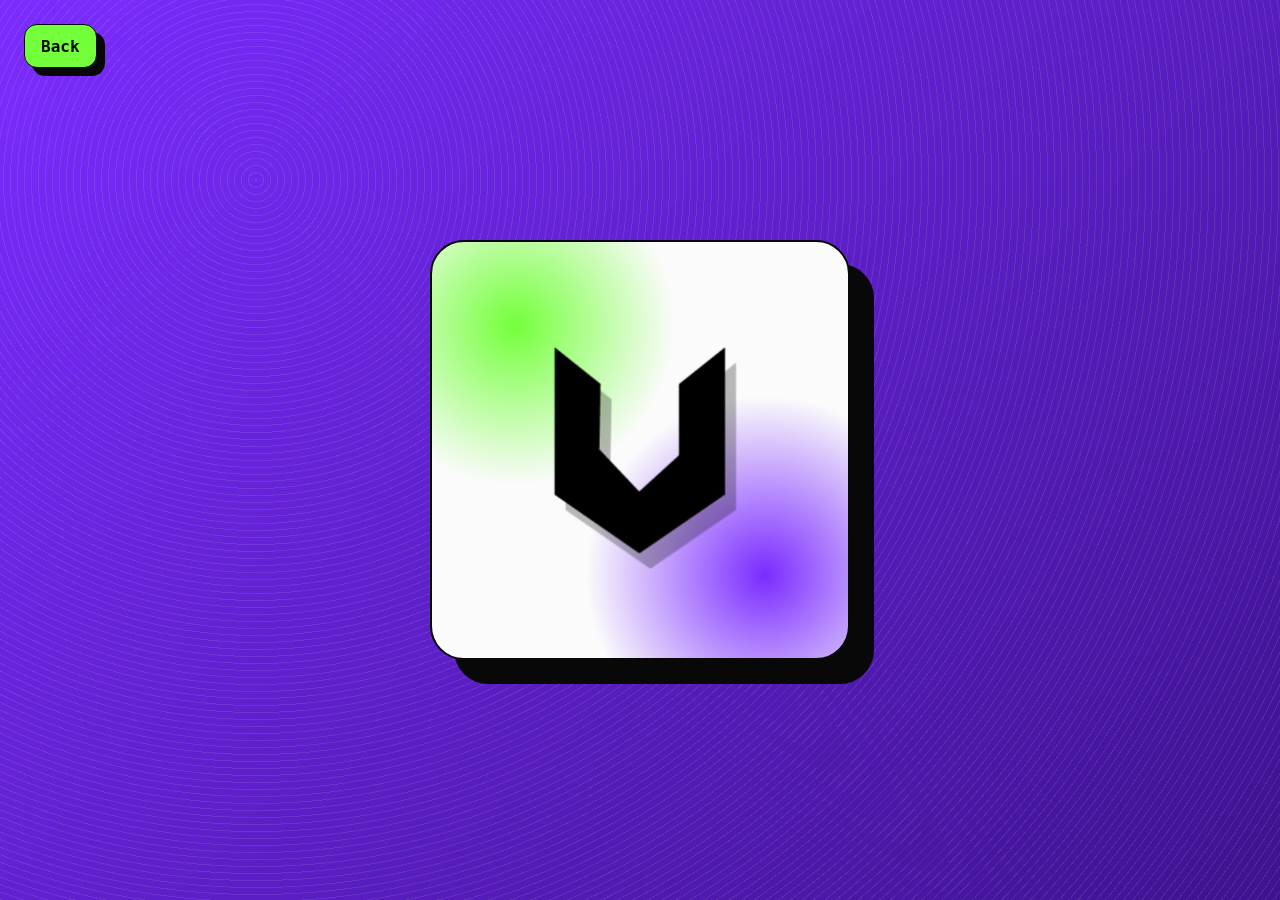
<file: logo.html>
<!DOCTYPE html>
<html lang="en">
<head>
    <meta charset="UTF-8">
    <meta name="viewport" content="width=device-width, initial-scale=1.0">
    <title>Vaishnav Logo</title>
    <link rel="stylesheet" href="logo.css">
</head>
<body>
    <div class="grain-cursor" aria-hidden="true"></div>
    <a class="back-link" href="MAIN.HTML">Back</a>

    <main class="logo-stage">
        <div class="logo-orbit" aria-label="Interactive Vaishnav logo">
            <img src="VAISHNAVLOGO.png" alt="Vaishnav logo">
        </div>
    </main>

    <script src="logo.js"></script>
</body>
</html>
</file>
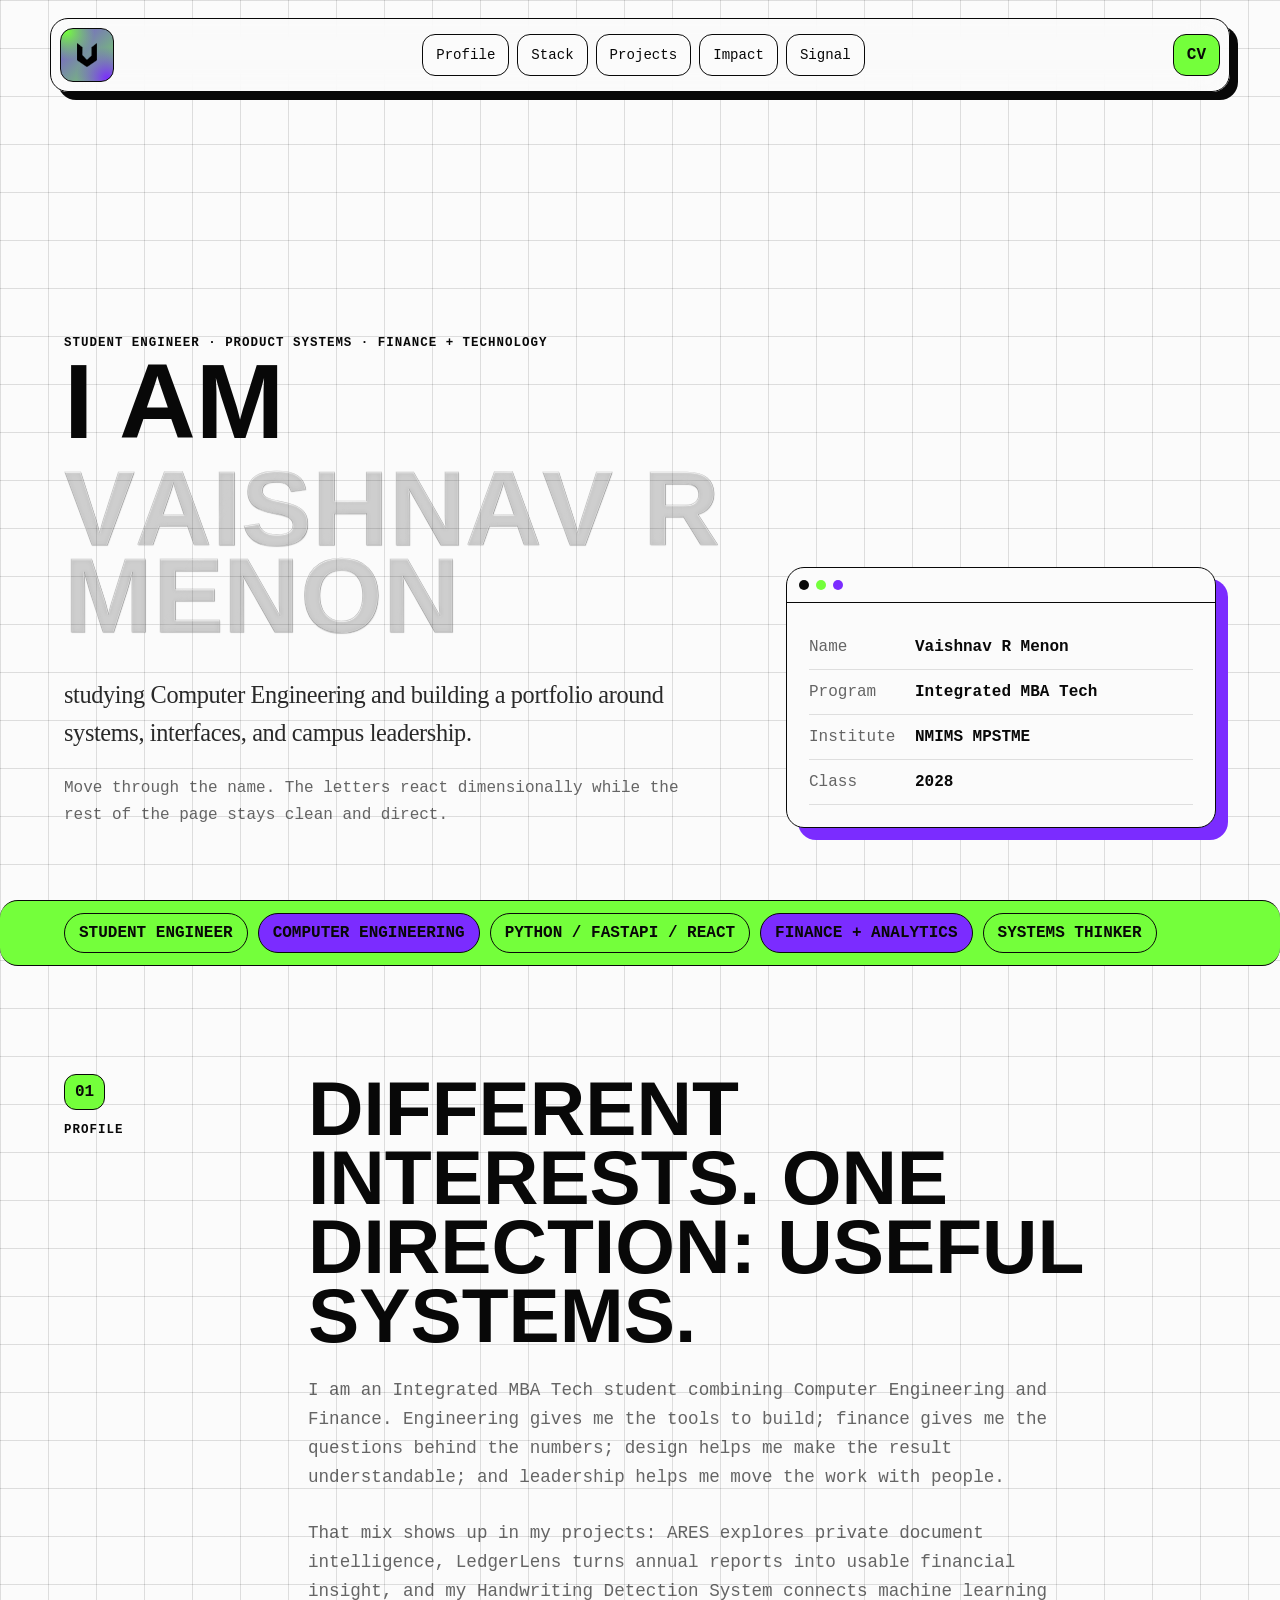
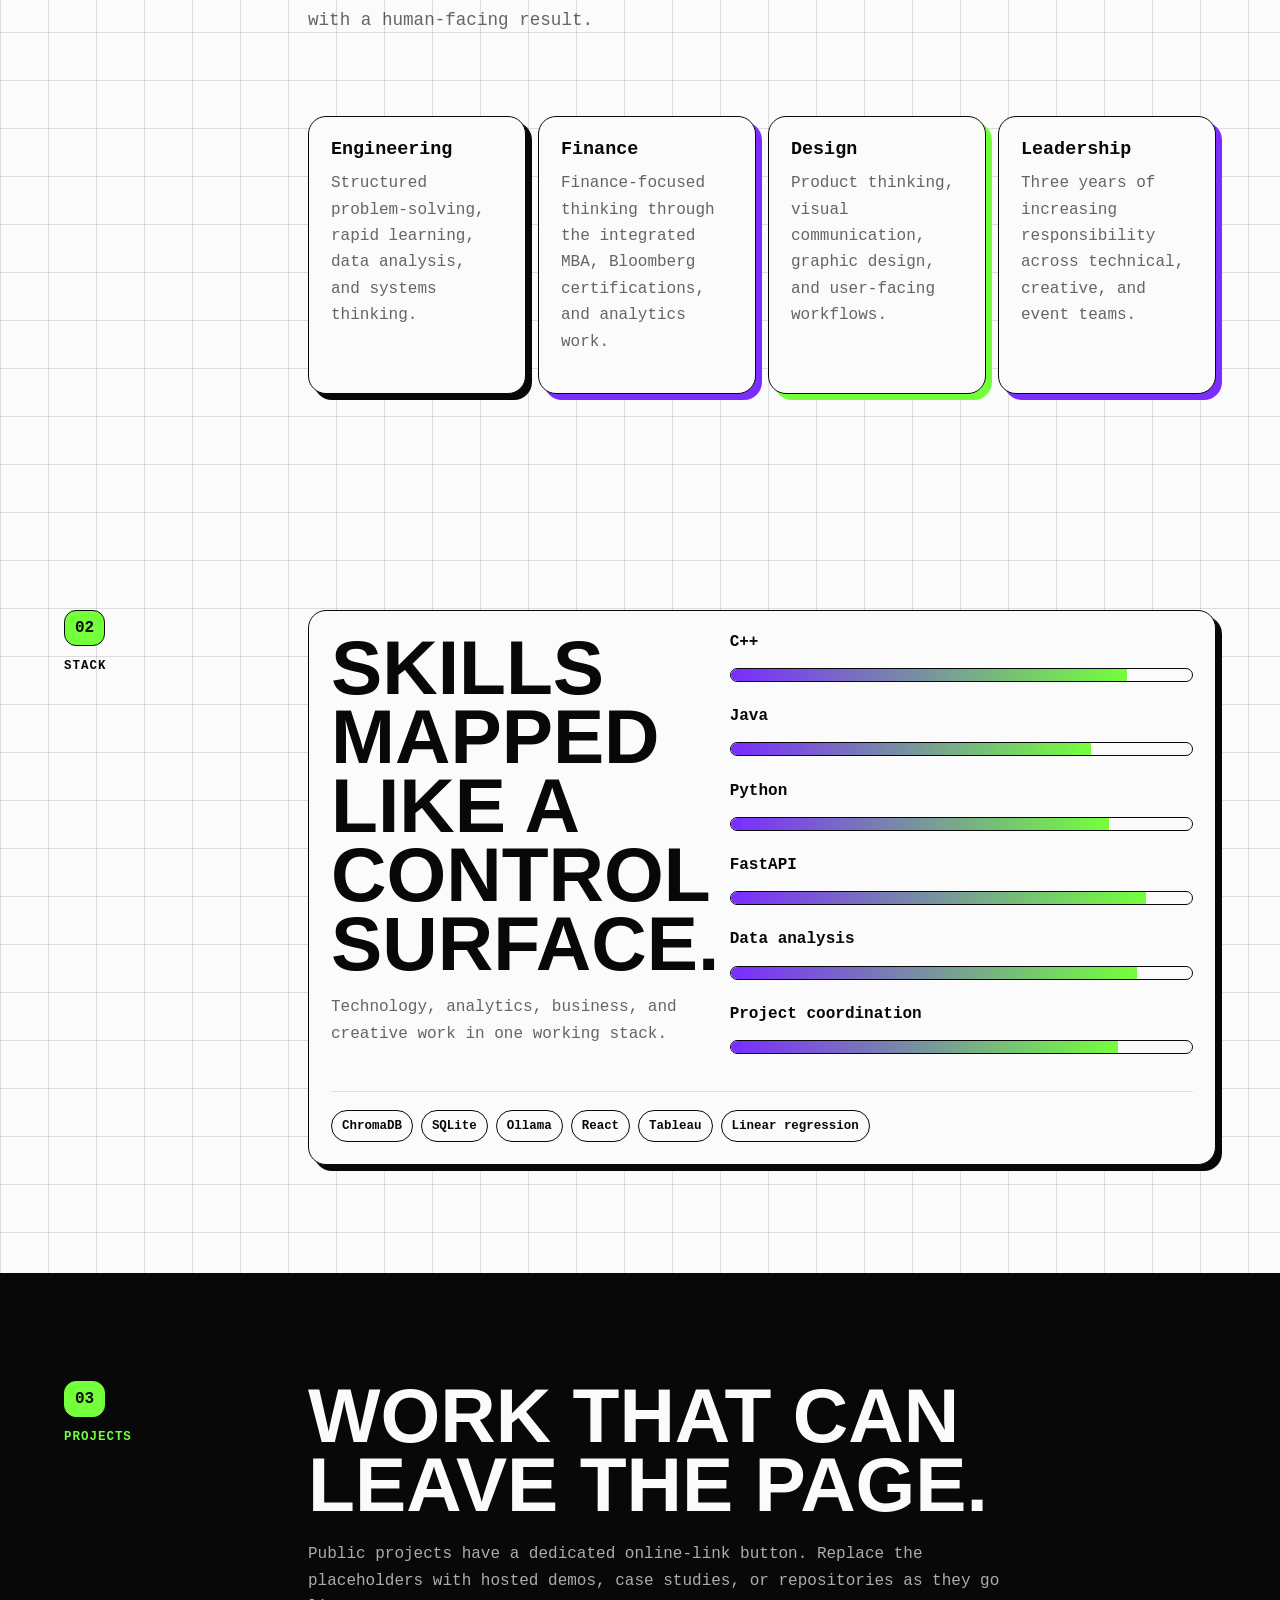
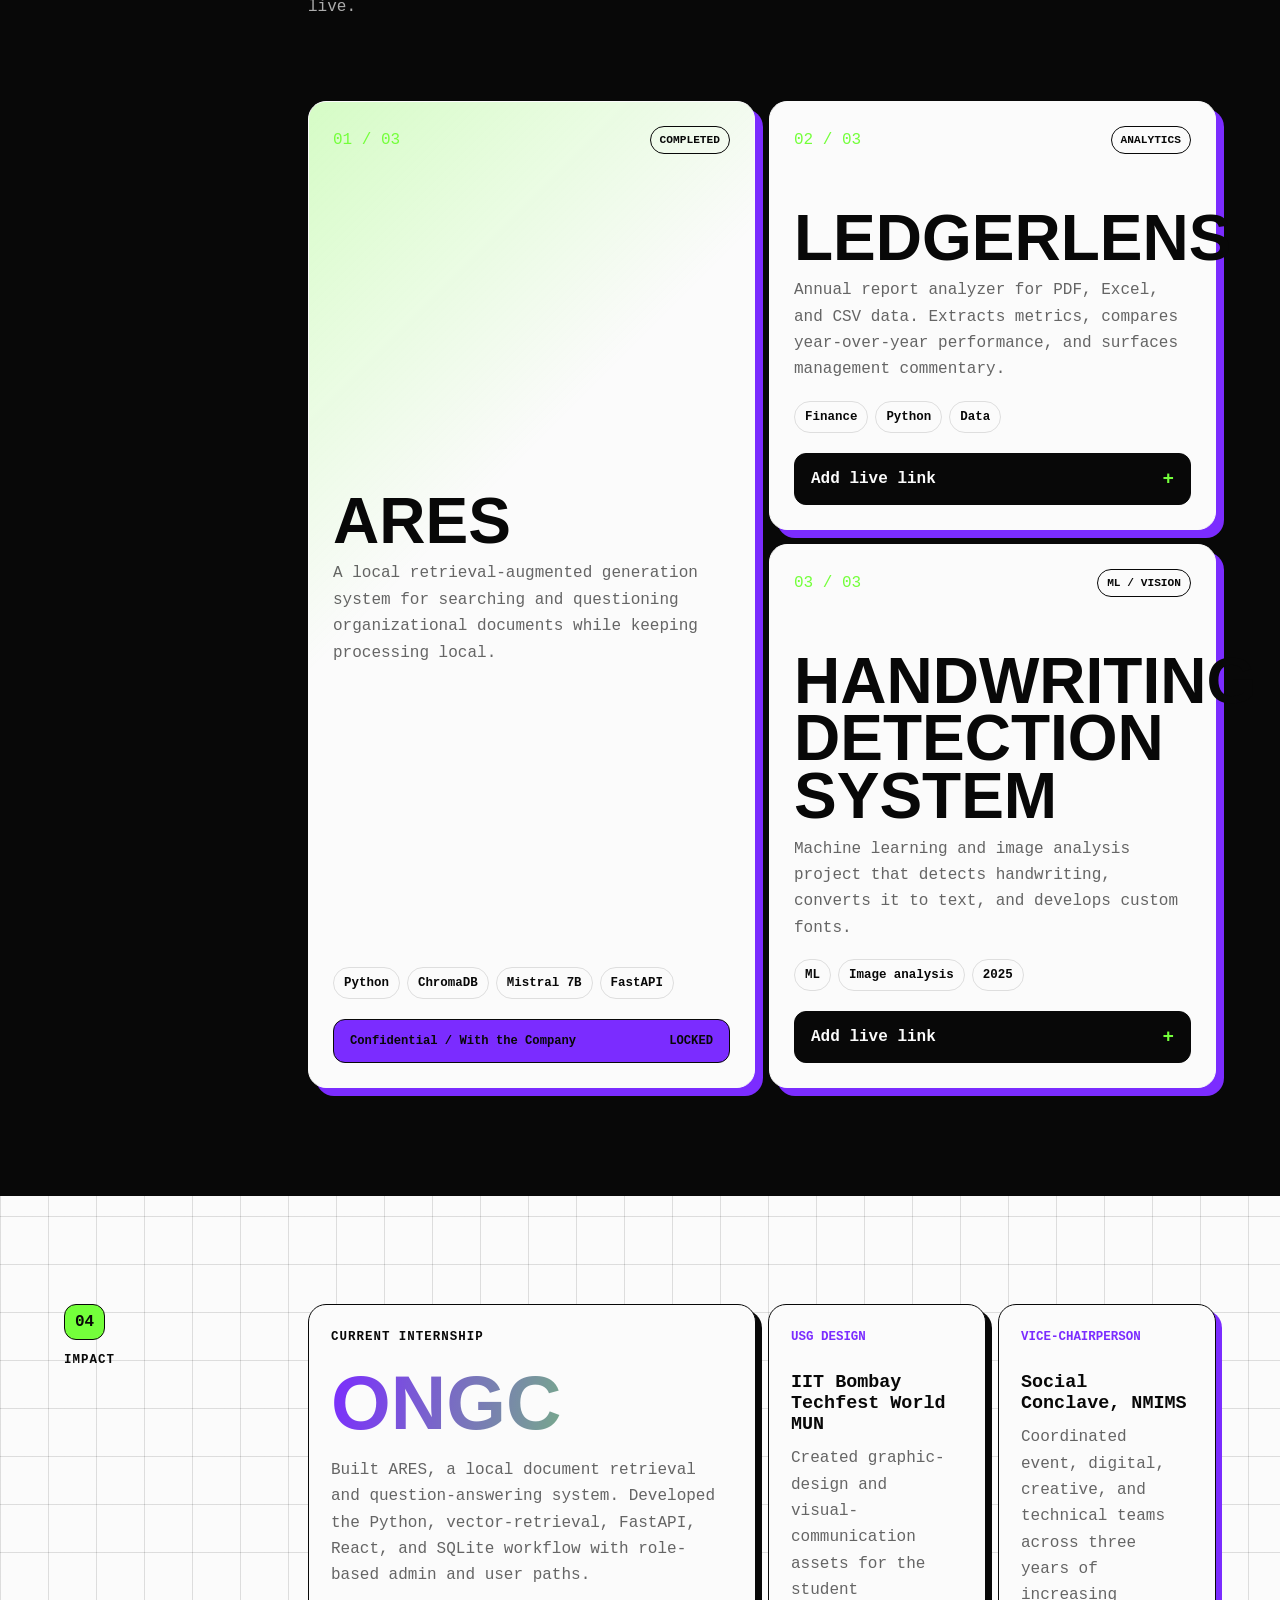
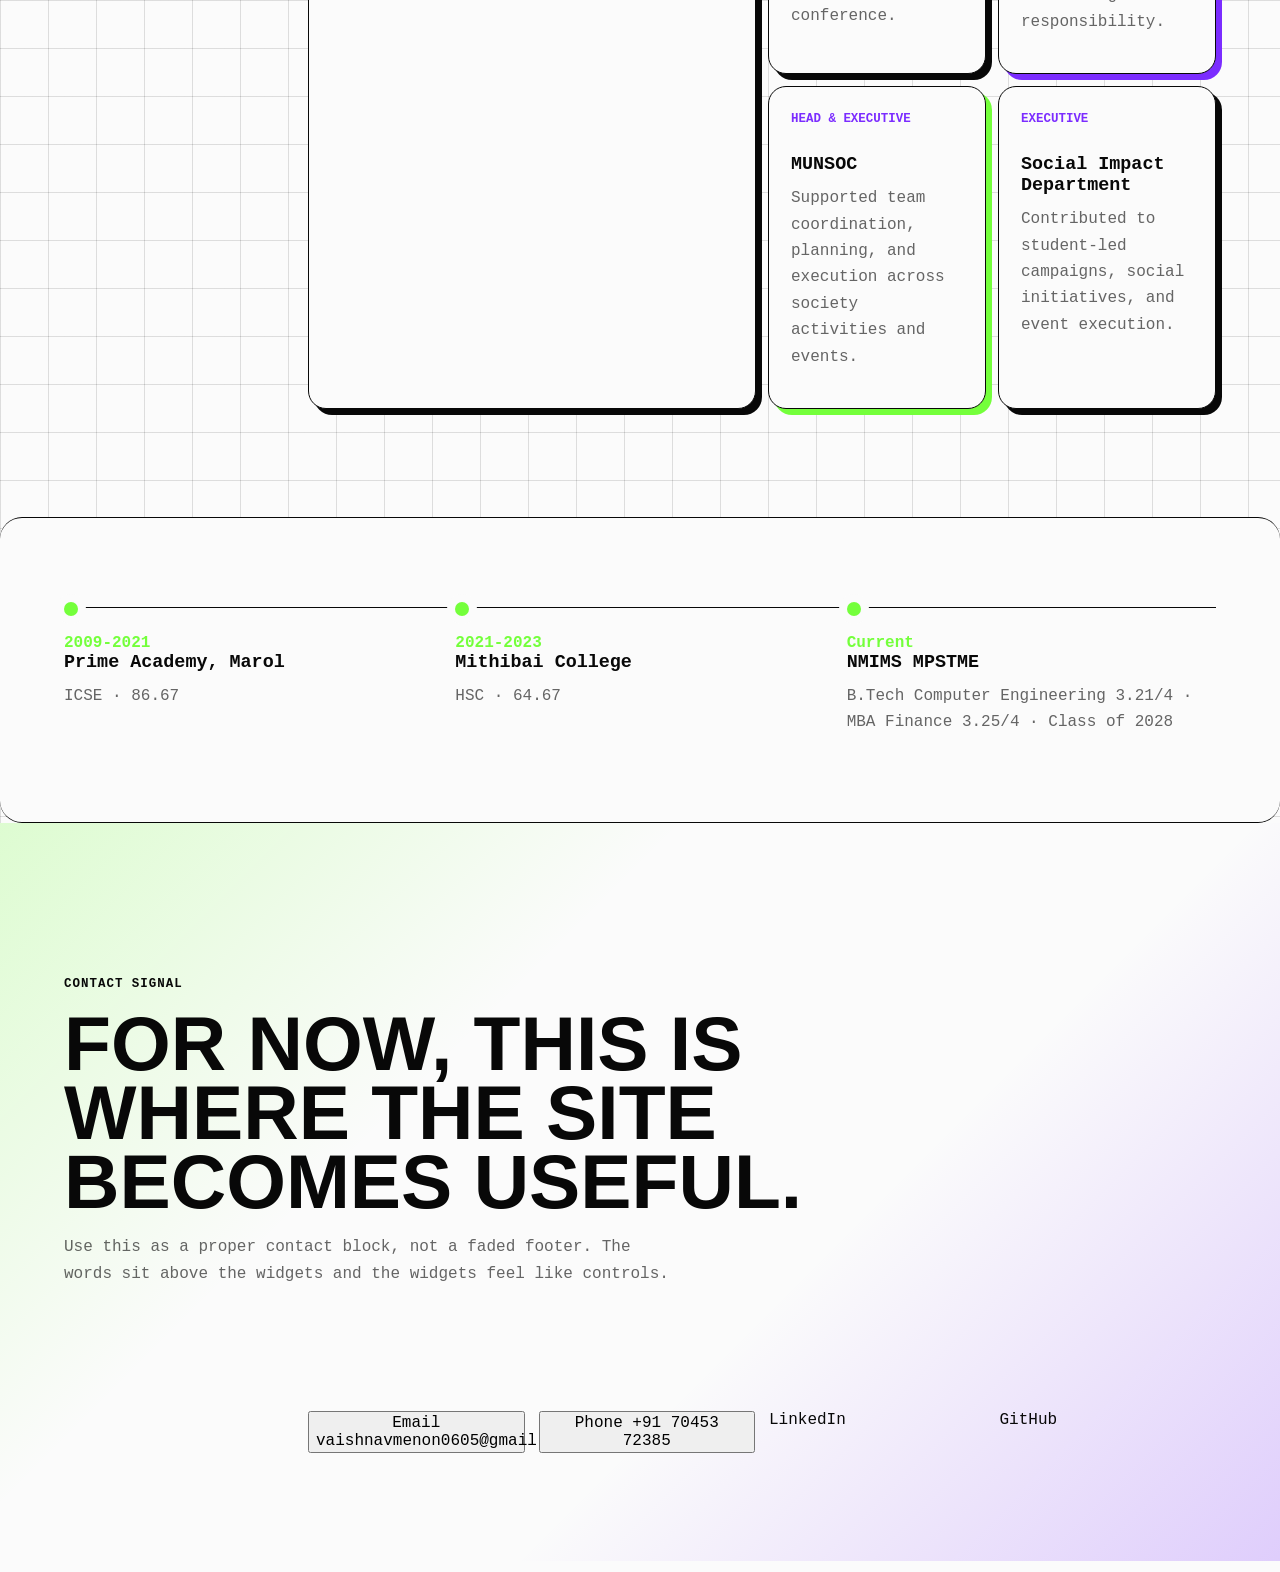
<file: MAIN.before-fun.HTML>
<!DOCTYPE html>
<html lang="en">
<head>
    <meta charset="UTF-8">
    <meta name="viewport" content="width=device-width, initial-scale=1.0">
    <title>Vaishnav R Menon | Student Engineer</title>
    <link rel="stylesheet" href="styles.css">
</head>
<body>
    <div class="texture-brush" aria-hidden="true"></div>

    <header class="topbar">
        <a class="identity" href="#start" aria-label="Go to start" data-logo-trigger>
            <img src="VAISHNAVLOGO.png" alt="">
        </a>
        <nav class="nav-links" aria-label="Site navigation">
            <a href="#profile">Profile</a>
            <a href="#stack">Stack</a>
            <a href="#projects">Projects</a>
            <a href="#proof">Impact</a>
            <a href="#signal">Signal</a>
        </nav>
        <a class="cv-link" href="Vaishnav_Resume_2026.pdf" target="_blank" rel="noopener">CV</a>
    </header>

    <main>
        <section class="intro" id="start">
            <div class="intro-copy">
                <p class="status">Student engineer · product systems · finance + technology</p>
                <h1>
                    <span class="intro-line">I am</span>
                    <span class="name-warp" aria-label="Vaishnav R Menon">
                        <span class="name-line" data-text="VAISHNAV R">VAISHNAV R</span>
                        <span class="name-line" data-text="MENON">MENON</span>
                    </span>
                    <span class="intro-line">studying Computer Engineering and building a portfolio around systems, interfaces, and campus leadership.</span>
                </h1>
                <p class="intro-note">Move through the name. The letters react dimensionally while the rest of the page stays clean and direct.</p>
            </div>

            <div class="terminal-card" aria-label="Quick profile">
                <div class="terminal-top">
                    <span></span>
                    <span></span>
                    <span></span>
                </div>
                <dl>
                    <div>
                        <dt>Name</dt>
                        <dd>Vaishnav R Menon</dd>
                    </div>
                    <div>
                        <dt>Program</dt>
                        <dd>Integrated MBA Tech</dd>
                    </div>
                    <div>
                        <dt>Institute</dt>
                        <dd>NMIMS MPSTME</dd>
                    </div>
                    <div>
                        <dt>Class</dt>
                        <dd>2028</dd>
                    </div>
                </dl>
            </div>
        </section>

        <section class="strip" aria-label="Portfolio statement">
            <span>Student engineer</span>
            <span>Computer engineering</span>
            <span>Python / FastAPI / React</span>
            <span>Finance + analytics</span>
            <span>Systems thinker</span>
        </section>

        <section class="profile-section" id="profile">
            <div class="section-label">
                <span>01</span>
                <p>Profile</p>
            </div>
            <div class="profile-copy">
                <h2>Different interests. One direction: useful systems.</h2>
                <p>
                    I am an Integrated MBA Tech student combining Computer Engineering and Finance. Engineering gives
                    me the tools to build; finance gives me the questions behind the numbers; design helps me make the
                    result understandable; and leadership helps me move the work with people.
                </p>
                <p>
                    That mix shows up in my projects: ARES explores private document intelligence, LedgerLens turns
                    annual reports into usable financial insight, and my Handwriting Detection System connects machine
                    learning with a human-facing result.
                </p>
            </div>
            <div class="profile-notes">
                <article>
                    <h3>Engineering</h3>
                    <p>Structured problem-solving, rapid learning, data analysis, and systems thinking.</p>
                </article>
                <article>
                    <h3>Finance</h3>
                    <p>Finance-focused thinking through the integrated MBA, Bloomberg certifications, and analytics work.</p>
                </article>
                <article>
                    <h3>Design</h3>
                    <p>Product thinking, visual communication, graphic design, and user-facing workflows.</p>
                </article>
                <article>
                    <h3>Leadership</h3>
                    <p>Three years of increasing responsibility across technical, creative, and event teams.</p>
                </article>
            </div>
        </section>

        <section class="stack-section" id="stack">
            <div class="section-label">
                <span>02</span>
                <p>Stack</p>
            </div>
            <div class="stack-board">
                <div class="stack-title">
                    <h2>Skills mapped like a control surface.</h2>
                    <p>Technology, analytics, business, and creative work in one working stack.</p>
                </div>
                <div class="meters">
                    <div class="meter" style="--level: 86%">
                        <span>C++</span>
                        <i></i>
                    </div>
                    <div class="meter" style="--level: 78%">
                        <span>Java</span>
                        <i></i>
                    </div>
                    <div class="meter" style="--level: 82%">
                        <span>Python</span>
                        <i></i>
                    </div>
                    <div class="meter" style="--level: 90%">
                        <span>FastAPI</span>
                        <i></i>
                    </div>
                    <div class="meter" style="--level: 88%">
                        <span>Data analysis</span>
                        <i></i>
                    </div>
                    <div class="meter" style="--level: 84%">
                        <span>Project coordination</span>
                        <i></i>
                    </div>
                </div>
                <div class="tool-tags" aria-label="Additional tools">
                    <span>ChromaDB</span><span>SQLite</span><span>Ollama</span><span>React</span><span>Tableau</span><span>Linear regression</span>
                </div>
            </div>
        </section>

        <section class="projects-section" id="projects">
            <div class="section-label">
                <span>03</span>
                <p>Projects</p>
            </div>
            <div class="projects-intro">
                <h2>Work that can leave the page.</h2>
                <p>Public projects have a dedicated online-link button. Replace the placeholders with hosted demos, case studies, or repositories as they go live.</p>
            </div>
            <div class="project-grid">
                <article class="project-card project-featured reveal">
                    <div class="project-card-top">
                        <span class="project-number">01 / 03</span>
                        <span class="project-status">COMPLETED</span>
                    </div>
                    <h3>ARES</h3>
                    <p>A local retrieval-augmented generation system for searching and questioning organizational documents while keeping processing local.</p>
                    <div class="project-tech"><span>Python</span><span>ChromaDB</span><span>Mistral 7B</span><span>FastAPI</span></div>
                    <div class="project-link project-link-status">
                        <span>Confidential / With the Company</span>
                        <span>LOCKED</span>
                    </div>
                </article>
                <article class="project-card reveal">
                    <div class="project-card-top">
                        <span class="project-number">02 / 03</span>
                        <span class="project-status">ANALYTICS</span>
                    </div>
                    <h3>LedgerLens</h3>
                    <p>Annual report analyzer for PDF, Excel, and CSV data. Extracts metrics, compares year-over-year performance, and surfaces management commentary.</p>
                    <div class="project-tech"><span>Finance</span><span>Python</span><span>Data</span></div>
                    <a class="project-link project-link-placeholder" href="#" data-project-link="ledgerlens">Add live link <span>+</span></a>
                </article>
                <article class="project-card reveal">
                    <div class="project-card-top">
                        <span class="project-number">03 / 03</span>
                        <span class="project-status">ML / VISION</span>
                    </div>
                    <h3>Handwriting Detection System</h3>
                    <p>Machine learning and image analysis project that detects handwriting, converts it to text, and develops custom fonts.</p>
                    <div class="project-tech"><span>ML</span><span>Image analysis</span><span>2025</span></div>
                    <a class="project-link project-link-placeholder" href="#" data-project-link="handwriting">Add live link <span>+</span></a>
                </article>
            </div>
        </section>

        <section class="proof-section" id="proof">
            <div class="section-label">
                <span>04</span>
                <p>Impact</p>
            </div>
            <div class="proof-grid">
                <article class="proof-main">
                    <p class="caption">Current internship</p>
                    <h2>ONGC</h2>
                    <p>Built ARES, a local document retrieval and question-answering system. Developed the Python, vector-retrieval, FastAPI, React, and SQLite workflow with role-based admin and user paths.</p>
                </article>
                <article>
                    <span>USG Design</span>
                    <h3>IIT Bombay Techfest World MUN</h3>
                    <p>Created graphic-design and visual-communication assets for the student conference.</p>
                </article>
                <article>
                    <span>Vice-Chairperson</span>
                    <h3>Social Conclave, NMIMS</h3>
                    <p>Coordinated event, digital, creative, and technical teams across three years of increasing responsibility.</p>
                </article>
                <article>
                    <span>Head & Executive</span>
                    <h3>MUNSOC</h3>
                    <p>Supported team coordination, planning, and execution across society activities and events.</p>
                </article>
                <article>
                    <span>Executive</span>
                    <h3>Social Impact Department</h3>
                    <p>Contributed to student-led campaigns, social initiatives, and event execution.</p>
                </article>
            </div>
        </section>

        <section class="education-panel" aria-label="Education timeline">
            <div class="education-line"></div>
            <article>
                <span>2009-2021</span>
                <h3>Prime Academy, Marol</h3>
                <p>ICSE · 86.67</p>
            </article>
            <article>
                <span>2021-2023</span>
                <h3>Mithibai College</h3>
                <p>HSC · 64.67</p>
            </article>
            <article>
                <span>Current</span>
                <h3>NMIMS MPSTME</h3>
                <p>B.Tech Computer Engineering 3.21/4 · MBA Finance 3.25/4 · Class of 2028</p>
            </article>
        </section>

        <section class="signal-section" id="signal">
            <div class="contact-headline">
                <p class="status">Contact signal</p>
                <h2>For now, this is where the site becomes useful.</h2>
                <p>Use this as a proper contact block, not a faded footer. The words sit above the widgets and the widgets feel like controls.</p>
            </div>
            <div class="signal-actions">
                <button type="button" data-copy="vaishnavmenon0605@gmail.com">
                    <span>Email</span>
                    vaishnavmenon0605@gmail.com
                </button>
                <button type="button" data-copy="+917045372385">
                    <span>Phone</span>
                    +91 70453 72385
                </button>
                <a href="https://www.linkedin.com/in/vaishnavraajkumarmenon" target="_blank" rel="noopener">LinkedIn</a>
                <a href="https://github.com/cantbe-vaishnav" target="_blank" rel="noopener">GitHub</a>
            </div>
        </section>
    </main>

    <div class="toast" role="status" aria-live="polite"></div>
    <script src="script.js"></script>
</body>
</html>
</file>
<file: logo.css>
:root {
    --white: #fbfbfb;
    --black: #080808;
    --green: #74ff3b;
    --purple: #7b2cff;
}

* {
    box-sizing: border-box;
}

body {
    min-height: 100vh;
    margin: 0;
    overflow: hidden;
    background:
        repeating-radial-gradient(circle at 20% 20%, rgba(251, 251, 251, 0.09) 0 1px, transparent 1px 7px),
        linear-gradient(135deg, var(--purple), #3e128f);
    color: var(--white);
    font-family: ui-monospace, "SFMono-Regular", Menlo, Consolas, monospace;
}

.grain-cursor {
    position: fixed;
    left: 50%;
    top: 50%;
    z-index: 0;
    width: 420px;
    height: 420px;
    border-radius: 50%;
    pointer-events: none;
    transform: translate(-50%, -50%);
    background:
        radial-gradient(circle, rgba(116, 255, 59, 0.2), transparent 58%),
        repeating-radial-gradient(circle, rgba(251, 251, 251, 0.22) 0 1px, transparent 1px 6px);
    mix-blend-mode: screen;
    opacity: 0.82;
    filter: contrast(1.3);
}

.back-link {
    position: fixed;
    top: 24px;
    left: 24px;
    z-index: 2;
    display: inline-flex;
    min-height: 44px;
    align-items: center;
    border: 1px solid var(--black);
    border-radius: 13px;
    background: var(--green);
    color: var(--black);
    padding: 0 16px;
    font-weight: 900;
    text-decoration: none;
    box-shadow: 8px 8px 0 var(--black);
}

.logo-stage {
    position: relative;
    z-index: 1;
    min-height: 100vh;
    display: grid;
    place-items: center;
    perspective: 1000px;
}

.logo-orbit {
    width: min(42vw, 420px);
    aspect-ratio: 1;
    display: grid;
    place-items: center;
    border: 2px solid var(--black);
    border-radius: 34px;
    background:
        radial-gradient(circle at 20% 20%, var(--green), transparent 34%),
        radial-gradient(circle at 80% 80%, var(--purple), transparent 38%),
        var(--white);
    box-shadow: 24px 24px 0 var(--black);
    transform:
        rotateX(var(--logo-rx, 0deg))
        rotateY(var(--logo-ry, 0deg))
        translate3d(var(--logo-tx, 0px), var(--logo-ty, 0px), 0);
    transform-style: preserve-3d;
    transition: transform 120ms ease-out;
}

.logo-orbit img {
    width: 45%;
    height: 45%;
    object-fit: contain;
    transform: translateZ(90px);
    filter: drop-shadow(10px 14px 0 rgba(8, 8, 8, 0.28));
}

@media (max-width: 680px) {
    .logo-orbit {
        width: min(72vw, 320px);
        border-radius: 24px;
    }
}
</file>
<file: styles.css>
:root {
    --white: #fbfbfb;
    --black: #080808;
    --green: #74ff3b;
    --purple: #7b2cff;
    --black-soft: rgba(8, 8, 8, 0.12);
    --black-mid: rgba(8, 8, 8, 0.62);
    --green-soft: rgba(116, 255, 59, 0.22);
    --purple-soft: rgba(123, 44, 255, 0.22);
}

* {
    box-sizing: border-box;
}

html {
    scroll-behavior: smooth;
}

body {
    min-height: 100vh;
    margin: 0;
    background:
        linear-gradient(var(--black-soft) 1px, transparent 1px),
        linear-gradient(90deg, var(--black-soft) 1px, transparent 1px),
        var(--white);
    background-size: 48px 48px;
    color: var(--black);
    font-family: ui-monospace, "SFMono-Regular", Menlo, Consolas, monospace;
}

.texture-brush {
    position: fixed;
    z-index: -1;
    left: 0;
    top: 0;
    width: 360px;
    height: 360px;
    border-radius: 50%;
    opacity: 0;
    pointer-events: none;
    transform: translate3d(-50%, -50%, 0) scale(0.88);
    transition: opacity 180ms ease, transform 80ms linear;
    background:
        radial-gradient(circle at 30% 26%, var(--purple-soft) 0 8%, transparent 9% 100%),
        radial-gradient(circle at 70% 62%, var(--green-soft) 0 9%, transparent 10% 100%),
        repeating-radial-gradient(circle, rgba(8, 8, 8, 0.08) 0 1px, transparent 1px 7px);
    filter: contrast(1.4);
    mix-blend-mode: multiply;
}

.texture-brush.is-moving {
    opacity: 1;
    transform: translate3d(-50%, -50%, 0) scale(1);
}

a {
    color: inherit;
    text-decoration: none;
}

button {
    font: inherit;
}

.topbar {
    position: fixed;
    top: 18px;
    left: 50%;
    z-index: 10;
    width: min(1180px, calc(100% - 32px));
    transform: translateX(-50%);
    display: grid;
    grid-template-columns: auto 1fr auto;
    gap: 18px;
    align-items: center;
    border: 1px solid var(--black);
    background: rgba(251, 251, 251, 0.82);
    backdrop-filter: blur(18px);
    padding: 9px;
    border-radius: 18px;
    box-shadow: 8px 8px 0 var(--black);
}

.identity,
.cv-link,
.nav-links a {
    min-height: 42px;
    display: inline-flex;
    align-items: center;
    border: 1px solid var(--black);
    border-radius: 13px;
    background: var(--white);
    padding: 0 13px;
}

.identity {
    position: relative;
    justify-content: center;
    width: 54px;
    height: 54px;
    min-height: 54px;
    gap: 10px;
    font-weight: 900;
    overflow: hidden;
    background:
        radial-gradient(circle at 22% 18%, var(--green), transparent 34%),
        radial-gradient(circle at 78% 82%, var(--purple), transparent 38%),
        linear-gradient(135deg, var(--purple), var(--green));
    background-size: 140% 140%;
    background-position: 50% 50%;
    transition: transform 160ms ease, background-position 220ms ease;
}

.identity:hover {
    transform: translate(-2px, -2px);
    background-position: 24% 76%;
}

.identity img {
    width: 24px;
    height: 24px;
    object-fit: contain;
}

.nav-links {
    display: flex;
    justify-content: center;
    gap: 8px;
}

.nav-links a {
    color: var(--black);
    font-size: 0.88rem;
}

.nav-links a:hover,
.nav-links a.active {
    background: var(--green);
    color: var(--black);
}

.cv-link {
    background: var(--green);
    color: var(--black);
    font-weight: 900;
}

main {
    overflow: hidden;
}

.intro {
    min-height: 100vh;
    display: grid;
    grid-template-columns: minmax(0, 1fr) minmax(320px, 430px);
    gap: clamp(28px, 5vw, 72px);
    align-items: end;
    padding: 142px clamp(18px, 5vw, 76px) 72px;
}

.status,
.caption,
.section-label p {
    margin: 0;
    color: var(--black);
    font-size: 0.78rem;
    font-weight: 900;
    letter-spacing: 0.08em;
    text-transform: uppercase;
}

h1,
h2,
h3,
p {
    margin-top: 0;
}

h1 {
    max-width: 1120px;
    margin-bottom: 0;
    font-family: Impact, Haettenschweiler, "Arial Narrow Bold", sans-serif;
    font-size: clamp(3.25rem, 8.3vw, 9.2rem);
    font-weight: 900;
    line-height: 0.9;
    letter-spacing: 0;
    text-transform: uppercase;
}

.intro-line {
    display: block;
}

.name-warp {
    position: relative;
    display: grid;
    max-width: 100%;
    margin: 12px 0 14px;
    perspective: 900px;
    transform-style: preserve-3d;
}

.name-line {
    display: flex;
    flex-wrap: wrap;
    width: fit-content;
    max-width: 100%;
    transform-style: preserve-3d;
}

.name-line + .name-line {
    margin-top: -0.08em;
}

.name-char {
    display: inline-block;
    min-width: 0.2em;
    color: transparent;
    background: linear-gradient(105deg, var(--purple), var(--green));
    background-clip: text;
    -webkit-background-clip: text;
    transform:
        translate3d(var(--tx, 0), var(--ty, 0), var(--tz, 0))
        rotateX(var(--rx, 0))
        rotateY(var(--ry, 0))
        scale(var(--scale, 1));
    transform-origin: center;
    transition: transform 120ms ease, filter 120ms ease;
    filter: drop-shadow(var(--sx, 0) var(--sy, 0) 0 var(--black));
    will-change: transform;
}

.intro-note {
    max-width: 680px;
    margin: 24px 0 0;
    color: var(--black-mid);
    font-size: 1rem;
}

h2 {
    margin-bottom: 0;
    font-family: Impact, Haettenschweiler, "Arial Narrow Bold", sans-serif;
    font-size: clamp(2.4rem, 6vw, 6.4rem);
    line-height: 0.9;
    letter-spacing: 0;
    text-transform: uppercase;
}

h3 {
    margin-bottom: 10px;
    font-size: 1.15rem;
}

p {
    color: var(--black-mid);
    line-height: 1.65;
}

.terminal-card {
    border: 1px solid var(--black);
    border-radius: 18px;
    background: var(--white);
    box-shadow: 12px 12px 0 var(--purple);
    overflow: hidden;
}

.terminal-top {
    display: flex;
    gap: 7px;
    border-bottom: 1px solid var(--black);
    padding: 12px;
}

.terminal-top span {
    width: 10px;
    height: 10px;
    border-radius: 50%;
    background: var(--black);
}

.terminal-top span:nth-child(2) {
    background: var(--green);
}

.terminal-top span:nth-child(3) {
    background: var(--purple);
}

dl {
    margin: 0;
    padding: 22px;
}

dl div {
    display: grid;
    grid-template-columns: 92px 1fr;
    gap: 14px;
    border-bottom: 1px solid var(--black-soft);
    padding: 13px 0;
}

dt {
    color: var(--black-mid);
}

dd {
    margin: 0;
    color: var(--black);
    font-weight: 900;
}

.strip {
    display: flex;
    gap: 10px;
    overflow-x: auto;
    border-block: 1px solid var(--black);
    border-radius: 18px;
    background: var(--green);
    color: var(--black);
    padding: 12px clamp(18px, 5vw, 76px);
    font-weight: 900;
    text-transform: uppercase;
}

.strip span {
    flex: 0 0 auto;
    border: 1px solid var(--black);
    border-radius: 999px;
    padding: 10px 14px;
}

.strip span:nth-child(even) {
    background: var(--purple);
    color: var(--black);
}

.profile-section,
.stack-section,
.proof-section,
.signal-section {
    display: grid;
    grid-template-columns: 180px minmax(0, 1fr);
    gap: clamp(24px, 5vw, 72px);
    padding: 108px clamp(18px, 5vw, 76px);
}

.section-label {
    position: sticky;
    top: 112px;
    align-self: start;
}

.section-label span {
    display: block;
    width: fit-content;
    margin-bottom: 10px;
    border: 1px solid var(--black);
    border-radius: 12px;
    background: var(--green);
    color: var(--black);
    padding: 8px 10px;
    font-weight: 900;
}

.profile-copy {
    max-width: 850px;
}

.profile-copy p {
    max-width: 760px;
    margin-top: 26px;
    font-size: 1.1rem;
}

.profile-notes {
    grid-column: 2;
    display: grid;
    grid-template-columns: repeat(4, minmax(0, 1fr));
    gap: 12px;
}

.profile-notes article,
.proof-grid article,
.stack-board {
    border: 1px solid var(--black);
    border-radius: 18px;
    background: var(--white);
    padding: 22px;
    box-shadow: 6px 6px 0 var(--black);
}

.profile-notes article:nth-child(2),
.proof-grid article:nth-child(3) {
    box-shadow: 6px 6px 0 var(--purple);
}

.profile-notes article:nth-child(3),
.proof-grid article:nth-child(4) {
    box-shadow: 6px 6px 0 var(--green);
}

.profile-notes article:nth-child(4) {
    box-shadow: 6px 6px 0 var(--purple);
}

.stack-board {
    display: grid;
    grid-template-columns: minmax(0, 0.8fr) minmax(320px, 1fr);
    gap: 28px;
}

.tool-tags {
    grid-column: 1 / -1;
    display: flex;
    flex-wrap: wrap;
    gap: 8px;
    border-top: 1px solid var(--black-soft);
    padding-top: 18px;
}

.tool-tags span,
.project-tech span {
    border: 1px solid var(--black);
    border-radius: 999px;
    background: var(--white);
    padding: 8px 10px;
    color: var(--black);
    font-size: 0.78rem;
    font-weight: 900;
}

.stack-title p {
    margin-top: 16px;
}

.meters {
    display: grid;
    gap: 16px;
}

.meter {
    display: grid;
    gap: 8px;
}

.meter span {
    color: var(--black);
    font-weight: 900;
}

.meter i {
    position: relative;
    height: 14px;
    border: 1px solid var(--black);
    border-radius: 999px;
    background: var(--white);
    overflow: hidden;
}

.meter i::before {
    content: "";
    position: absolute;
    inset: 0 auto 0 0;
    width: var(--level);
    background: linear-gradient(90deg, var(--purple), var(--green));
}

.projects-section {
    display: grid;
    grid-template-columns: 180px minmax(0, 1fr);
    gap: clamp(24px, 5vw, 72px);
    padding: 108px clamp(18px, 5vw, 76px);
    background: var(--black);
    color: var(--white);
}

.projects-section .section-label p,
.projects-section .project-number {
    color: var(--green);
}

.projects-section .section-label span {
    border-color: var(--green);
}

.projects-intro {
    max-width: 860px;
}

.projects-intro h2 {
    color: var(--white);
}

.projects-intro p {
    max-width: 700px;
    margin-top: 22px;
    color: rgba(251, 251, 251, 0.68);
}

.project-grid {
    grid-column: 2;
    display: grid;
    grid-template-columns: repeat(2, minmax(0, 1fr));
    gap: 14px;
}

.project-card {
    display: flex;
    min-height: 370px;
    flex-direction: column;
    border: 1px solid var(--white);
    border-radius: 18px;
    background: var(--white);
    color: var(--black);
    padding: 24px;
    box-shadow: 8px 8px 0 var(--purple);
    transition: transform 180ms ease, box-shadow 180ms ease;
}

.project-card:hover {
    transform: translateY(-8px);
    box-shadow: 12px 16px 0 var(--green);
}

.project-card.reveal {
    transform: translateY(28px);
    opacity: 0;
}

.project-card.reveal.is-visible {
    transform: translateY(0);
    opacity: 1;
}

.project-card.reveal.is-visible:hover {
    transform: translateY(-8px);
}

.project-card.reveal:nth-child(2) {
    transition-delay: 100ms;
}

.project-card.reveal:nth-child(3) {
    transition-delay: 180ms;
}

.project-featured {
    grid-row: span 2;
    min-height: 754px;
    background:
        linear-gradient(135deg, rgba(116, 255, 59, 0.28), transparent 40%),
        var(--white);
}

.project-card-top {
    display: flex;
    align-items: center;
    justify-content: space-between;
    gap: 10px;
    margin-bottom: auto;
}

.project-status {
    border: 1px solid var(--black);
    border-radius: 999px;
    padding: 7px 9px;
    font-size: 0.7rem;
    font-weight: 900;
}

.project-card h3 {
    margin-top: 56px;
    font-family: Impact, Haettenschweiler, "Arial Narrow Bold", sans-serif;
    font-size: clamp(2.4rem, 5vw, 5.6rem);
    line-height: 0.9;
    text-transform: uppercase;
}

.project-card p {
    margin-bottom: 18px;
}

.project-tech {
    display: flex;
    flex-wrap: wrap;
    gap: 7px;
    margin-top: auto;
}

.project-tech span {
    border-color: var(--black-soft);
    background: transparent;
}

.project-link {
    display: flex;
    align-items: center;
    justify-content: space-between;
    gap: 14px;
    margin-top: 20px;
    border: 1px solid var(--black);
    border-radius: 12px;
    background: var(--black);
    color: var(--white);
    padding: 14px 16px;
    font-weight: 900;
    transition: background 160ms ease, color 160ms ease;
}

.project-link:hover {
    background: var(--green);
    color: var(--black);
}

.project-link span {
    color: var(--green);
    font-size: 1.2rem;
}

.project-link:hover span {
    color: var(--black);
}

.project-link-status {
    cursor: default;
    background: var(--purple);
    color: var(--black);
}

.project-link-status:hover {
    background: var(--purple);
    color: var(--black);
}

.project-link-status span {
    margin: 0;
    color: inherit;
    font-size: 0.76rem;
}

.proof-grid {
    display: grid;
    grid-template-columns: repeat(4, minmax(0, 1fr));
    gap: 12px;
}

.proof-main {
    grid-column: span 2;
    grid-row: span 2;
    min-height: 360px;
}

.proof-main h2 {
    margin: 20px 0;
    color: transparent;
    background: linear-gradient(100deg, var(--purple), var(--green));
    background-clip: text;
    -webkit-background-clip: text;
}

.proof-grid article span {
    display: inline-block;
    margin-bottom: 28px;
    color: var(--purple);
    font-size: 0.78rem;
    font-weight: 900;
    text-transform: uppercase;
}

.education-panel {
    position: relative;
    display: grid;
    grid-template-columns: repeat(3, minmax(0, 1fr));
    gap: 22px;
    border-block: 1px solid var(--black);
    border-radius: 22px;
    background: var(--white);
    color: var(--black);
    padding: 70px clamp(18px, 5vw, 76px);
}

.education-line {
    position: absolute;
    top: 89px;
    left: clamp(18px, 5vw, 76px);
    right: clamp(18px, 5vw, 76px);
    height: 1px;
    background: var(--black);
}

.education-panel article {
    position: relative;
    padding-top: 46px;
}

.education-panel article::before {
    content: "";
    position: absolute;
    top: 14px;
    left: 0;
    width: 14px;
    height: 14px;
    border-radius: 50%;
    background: var(--green);
    box-shadow: 0 0 0 8px var(--white);
}

.education-panel span {
    color: var(--green);
    font-weight: 900;
}

.education-panel p {
    color: var(--black-mid);
}

.signal-section {
    min-height: 82vh;
    align-items: end;
    background:
        linear-gradient(135deg, var(--green-soft), transparent 34%),
        linear-gradient(315deg, var(--purple-soft), transparent 38%),
        var(--white);
}

.contact-headline {
    grid-column: 1 / -1;
    max-width: 980px;
}

.contact-headline h2 {
    max-width: 920px;
    margin-top: 14px;
}

.contact-headline p:last-child {
    max-width: 620px;
    margin-top: 18px;
}

.signal-actions {
    grid-column: 2;
    display: grid;
    grid-template-columns: repeat(4, minmax(88px, 1fr));
    gap: 14px;
    perspective: 900px;
}

.signal-action {
    --mx: 50%;
    --my: 50%;
    position: relative;
    isolation: isolate;
    display: grid;
    place-items: center;
    width: 100%;
    aspect-ratio: 1;
    min-height: 112px;
    overflow: hidden;
    cursor: pointer;
    border: 1px solid rgba(8, 8, 8, .72);
    border-radius: 24px;
    background:
        radial-gradient(circle at var(--mx) var(--my), rgba(255,255,255,.86) 0 5%, rgba(255,255,255,.23) 23%, transparent 47%),
        linear-gradient(135deg, rgba(123,44,255,.83), rgba(165,101,255,.62) 43%, rgba(116,255,59,.78));
    color: var(--black);
    box-shadow: inset 0 1px 0 rgba(255,255,255,.88), inset 0 -18px 34px rgba(52,9,104,.14), 0 18px 36px rgba(87,35,145,.18), 6px 7px 0 var(--black);
    backdrop-filter: blur(20px) saturate(155%);
    -webkit-backdrop-filter: blur(20px) saturate(155%);
    transform: translateY(var(--lift, 0)) rotateX(var(--rx, 0deg)) rotateY(var(--ry, 0deg));
    transform-style: preserve-3d;
    transition: transform .26s cubic-bezier(.2,.8,.2,1), box-shadow .26s ease, border-color .26s ease, filter .26s ease;
    will-change: transform;
}

.signal-action::before {
    content: "";
    position: absolute;
    z-index: -1;
    inset: 0;
    background: repeating-linear-gradient(120deg, transparent 0 8px, rgba(255,255,255,.12) 8px 9px), radial-gradient(circle at 20% 16%, rgba(255,255,255,.65) 0 1px, transparent 1.5px);
    background-size: auto, 10px 10px;
    opacity: .48;
    mix-blend-mode: overlay;
    pointer-events: none;
}

.signal-action::after {
    content: "↗";
    position: absolute;
    top: 13px;
    right: 15px;
    font-size: .86rem;
    opacity: .54;
    transform: translateZ(24px);
}

.signal-action[href^="mailto:"]::after,
.signal-action[href^="tel:"]::after { content: "→"; }

.signal-action svg {
    width: 42%;
    max-width: 50px;
    min-width: 34px;
    overflow: visible;
    fill: none;
    stroke: currentColor;
    stroke-width: 1.7;
    stroke-linecap: round;
    stroke-linejoin: round;
    filter: drop-shadow(0 5px 8px rgba(32,0,70,.2));
    transform: translateZ(34px);
    transition: transform .26s cubic-bezier(.2,.8,.2,1), stroke-width .26s ease;
}

.signal-dots {
    position:absolute;
    inset:0;
    z-index:2;
    pointer-events:none;
    transform:translateZ(26px);
}

.signal-dot {
    position:absolute;
    left:var(--dot-left);
    top:var(--dot-top);
    width:4px;
    height:4px;
    border-radius:50%;
    background:rgba(8,8,8,.54);
    box-shadow:0 0 0 1px rgba(255,255,255,.35);
    transform:translate(-50%,-50%) translate(var(--dot-x,0px),var(--dot-y,0px));
    transition:transform .12s ease-out,background .2s ease,box-shadow .2s ease;
}

.signal-action:hover .signal-dot,
.signal-action:focus-visible .signal-dot,
.signal-action.is-hovered .signal-dot {
    background:rgba(255,255,255,.9);
    box-shadow:0 0 7px rgba(255,255,255,.75);
}

.signal-action:hover,
.signal-action:focus-visible,
.signal-action.is-hovered {
    --lift: -8px;
    border-color: rgba(255,255,255,.9);
    filter: saturate(1.18) contrast(1.04);
    box-shadow: inset 0 1px 0 #fff, inset 0 -22px 40px rgba(52,9,104,.16), 0 26px 45px rgba(87,35,145,.32), 9px 11px 0 var(--black);
}

.signal-action:hover svg,
.signal-action:focus-visible svg,
.signal-action.is-hovered svg {
    transform: translateZ(48px) scale(1.13) rotate(-3deg);
    stroke-width: 2;
}

.signal-action:focus-visible {
    outline: 3px solid var(--green);
    outline-offset: 5px;
}

.sr-only {
    position: absolute;
    width: 1px;
    height: 1px;
    padding: 0;
    margin: -1px;
    overflow: hidden;
    clip: rect(0, 0, 0, 0);
    white-space: nowrap;
    border: 0;
}

.toast {
    position: fixed;
    right: 18px;
    bottom: 18px;
    z-index: 20;
    transform: translateY(12px);
    opacity: 0;
    border: 1px solid var(--black);
    border-radius: 999px;
    background: var(--green);
    color: var(--black);
    padding: 13px 16px;
    font-weight: 900;
    transition: 180ms ease;
    pointer-events: none;
}

.toast.visible {
    transform: translateY(0);
    opacity: 1;
}

@media (max-width: 960px) {
    .topbar {
        grid-template-columns: auto auto;
    }

    .nav-links {
        grid-column: 1 / -1;
        justify-content: flex-start;
        overflow-x: auto;
    }

    .intro,
    .profile-section,
    .stack-section,
    .proof-section,
    .projects-section,
    .stack-board {
        grid-template-columns: 1fr;
    }

    .signal-section {
        grid-template-columns: 1fr;
    }

    .section-label,
    .profile-notes,
    .signal-actions,
    .project-grid {
        position: static;
        grid-column: auto;
    }

    .profile-notes,
    .education-panel {
        grid-template-columns: 1fr;
    }

    .proof-grid,
    .signal-actions,
    .project-grid {
        grid-template-columns: 1fr 1fr;
    }

    .project-grid {
        grid-column: auto;
    }

    .project-featured {
        grid-row: auto;
        min-height: 420px;
    }
}

@media (max-width: 640px) {
    .topbar {
        top: 10px;
        width: calc(100% - 20px);
        gap: 8px;
        box-shadow: 5px 5px 0 var(--black);
    }

    .identity,
    .cv-link,
    .nav-links a {
        min-height: 38px;
        padding-inline: 10px;
    }

    .intro {
        padding-top: 156px;
    }

    h1 {
        font-size: clamp(3rem, 17vw, 5.2rem);
    }

    .profile-section,
    .stack-section,
    .proof-section,
    .projects-section,
    .signal-section {
        padding-block: 82px;
    }

    .proof-grid,
    .signal-actions,
    .project-grid {
        grid-template-columns: 1fr;
    }

    .proof-main {
        grid-column: auto;
        min-height: 260px;
    }

    .signal-actions { grid-template-columns: 1fr 1fr; }

    .signal-action { min-height: 112px; }

    dl div {
        grid-template-columns: 1fr;
        gap: 5px;
    }
}

/* Finance-led introduction and dimensional, pointer-lit lettering. */
.intro h1 > .intro-line:last-child{font-family:Georgia,"Times New Roman",serif;font-size:clamp(1.2rem,1.9vw,1.75rem);line-height:1.55;letter-spacing:-.015em;font-weight:400;text-transform:none;max-width:680px;margin-top:32px;color:#292929;text-wrap:pretty}
.name-warp{perspective:1100px;isolation:auto}
.name-line{position:relative;flex-wrap:nowrap}
.name-char{
    position:relative;
    color:transparent;
    background:none;
    background-clip:text;
    -webkit-background-clip:text;
    -webkit-text-stroke:.7px rgba(35,35,35,.32);
    text-shadow:none;
    filter:none;
    transition:none;
    backface-visibility:hidden;
}
.name-char::before,.name-char::after{content:attr(data-glyph);position:absolute;inset:0;pointer-events:none;color:transparent;background-clip:text;-webkit-background-clip:text;font:inherit;letter-spacing:inherit}
.name-char::before{content:"";background:rgba(255,255,255,.035);background-clip:border-box;-webkit-background-clip:border-box;backdrop-filter:blur(var(--glass-blur,2.5px));-webkit-backdrop-filter:blur(var(--glass-blur,2.5px));mask-image:var(--glyph-mask,linear-gradient(transparent,transparent));-webkit-mask-image:var(--glyph-mask,linear-gradient(transparent,transparent));mask-size:100% 100%;-webkit-mask-size:100% 100%;mask-repeat:no-repeat;-webkit-mask-repeat:no-repeat;-webkit-text-stroke:0;text-shadow:none}
.name-char::after{background-image:linear-gradient(112deg,transparent 35%,rgba(255,255,255,.22) var(--shine,45%),transparent 53%);-webkit-text-stroke:.5px rgba(255,255,255,.6);text-shadow:1px 1px 1px rgba(0,0,0,.18);transform:translate(-.5px,-.5px)}
.stack-items{grid-column:1 / -1;display:grid;grid-template-columns:1fr 1fr;gap:0 28px;margin:8px 0 12px;border-top:1px solid var(--black-soft);counter-reset:stack-skill}
.stack-items span{--mx:50%;position:relative;display:block;border-bottom:1px solid var(--black-soft);padding:14px 34px 14px 28px;color:#080808;font-size:clamp(.84rem,1.35vw,.98rem);font-weight:700;letter-spacing:.01em;background:linear-gradient(90deg,var(--purple),var(--green)) 0 100% / var(--mx) 1px no-repeat;transition:padding-left .22s ease,letter-spacing .22s ease}
.stack-items span::before{content:"";position:absolute;left:8px;top:50%;width:6px;height:6px;border-radius:50%;background:var(--black);transform:translateY(-50%) scale(var(--dot-scale,1));transition:transform .22s ease,background .22s ease,box-shadow .22s ease}
.stack-items span::after{content:counter(stack-skill,decimal-leading-zero);counter-increment:stack-skill;position:absolute;top:50%;right:8px;transform:translateY(-50%);font-size:.65rem;font-weight:400;opacity:.38}
.stack-items span:hover,.stack-items span.is-hovered{--dot-scale:1.55;padding-left:36px;letter-spacing:.035em}
.stack-items span:hover::before,.stack-items span.is-hovered::before{background:var(--purple);box-shadow:0 0 0 4px var(--green-soft)}
@media(max-width:640px){.stack-items{grid-template-columns:1fr}.stack-items span{padding-block:13px}}
@media(prefers-reduced-motion:reduce){.name-char{transform:none!important;will-change:auto}html{scroll-behavior:auto}}
</file>
